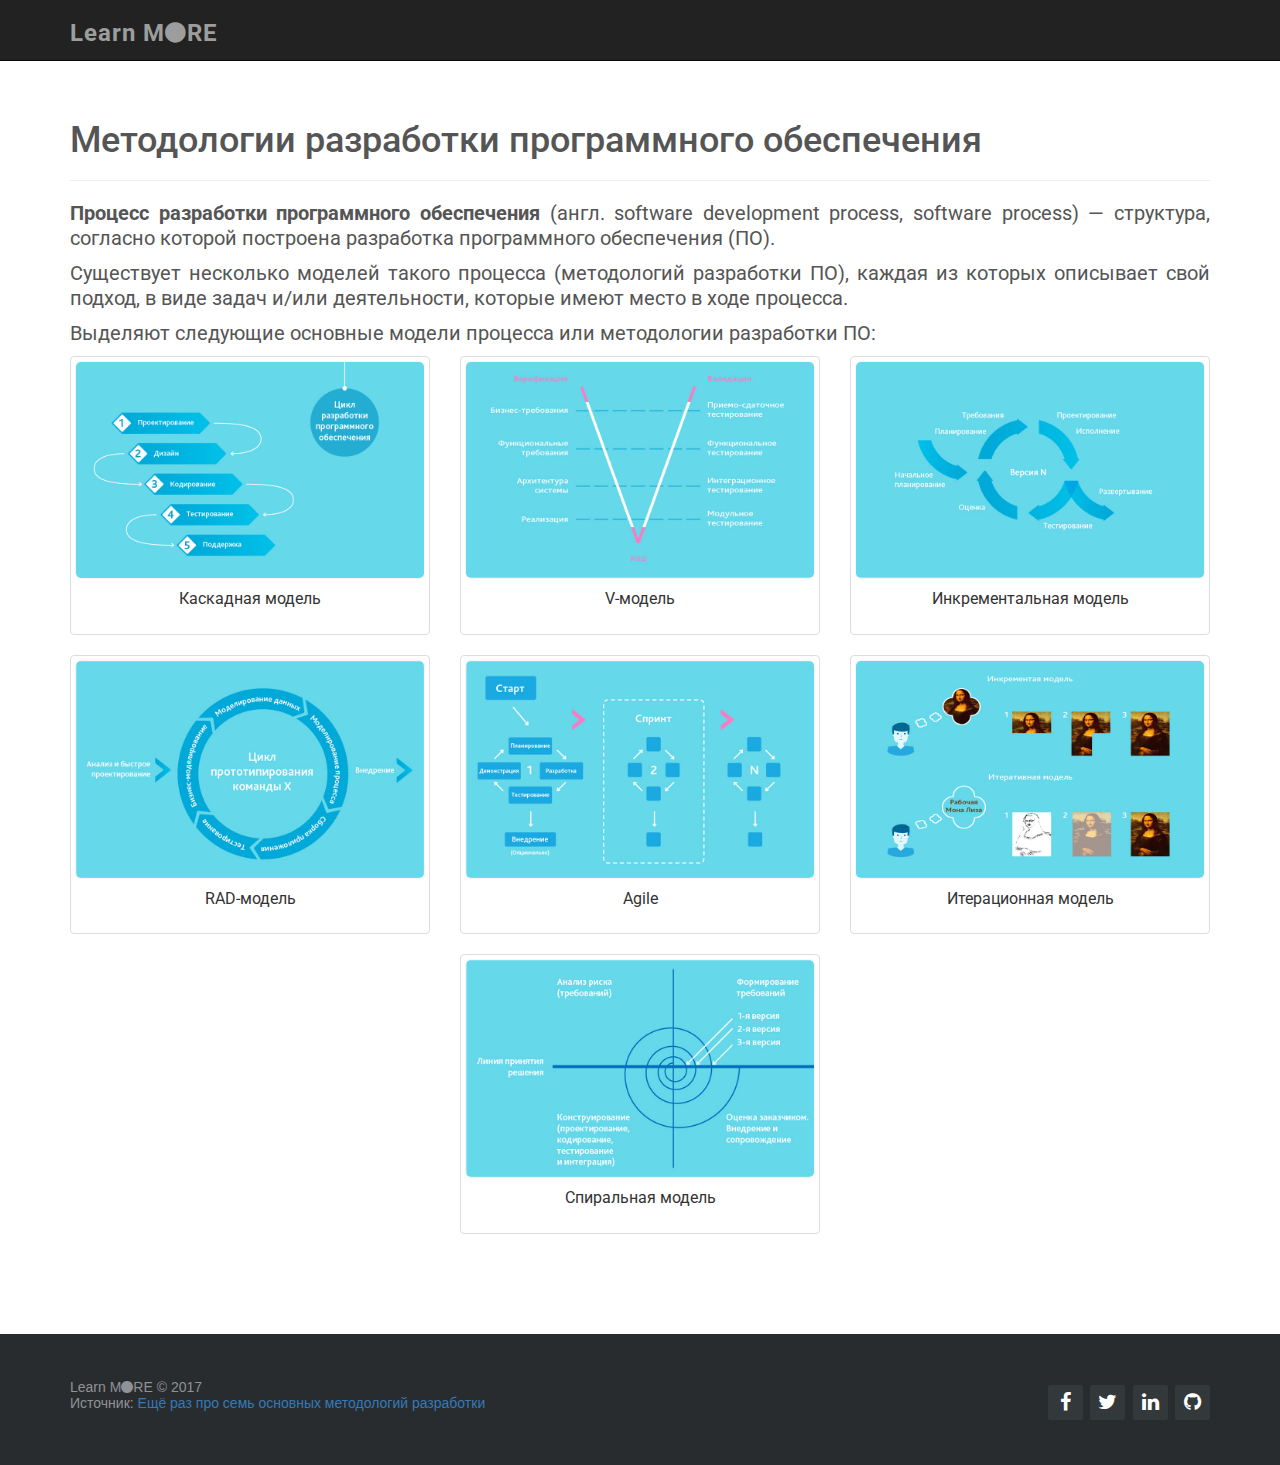
<file: index.html>
<!DOCTYPE html>
<html>
<head>
  <meta charset="utf-8">
  <meta name="viewport" content="width=device-width, initial-scale=1.0">
  <title>Методологии разработки программного обеспечения</title>
  <link rel="stylesheet" href="css/bootstrap.css">
  <link rel="stylesheet" href="css/font-awesome.min.css">
  <link rel="stylesheet" href="css/style.css">
  <script src="js/jquery-3.2.1.min.js"></script>
  <script src="js/bootstrap.min.js"></script>
</head>
<body>
  <!-- Начало меню навигации -->
  <nav class="navbar navbar-inverse navbar-static-top" role="navigation">
    <div class="container">
      <div class="navbar-header">
        <button type="button" class="navbar-toggle collapsed" data-toggle="collapse" data-target="#navbar" aria-expanded="false" aria-controls="navbar">
          <span class="sr-only">Toggle navigation</span>
          <span class="icon-bar"></span>
          <span class="icon-bar"></span>
          <span class="icon-bar"></span>
        </button>
        <a href="index.html" class="navbar-brand"><strong>Learn M<i class="fa fa-circle"></i>RE</strong></a>
      </div>

      <!-- <div id="navbar" class="navbar-collapse collapse navbar-right" aria-expanded="false">
        <ul class="nav navbar-nav">
          <li class="active"><a href="index.html">Главная</a></li>
           <li class="dropdown">
            <a href="#" class="dropdown-toggle" data-toggle="dropdown">Методологии<span class="caret"></span></a>
            <ul class="dropdown-menu" role="menu">
              <li><a href="html/waterfall.html"> Каскадная модель </a></li>
              <li><a href="html/v-model.html"> V-модель </a></li>
              <li><a href="html/incremental.html"> Инкрементная модель </a></li>
              <li><a href="html/rad.html"> Быстрая разработка приложений </a></li>
              <li><a href="html/agile.html"> Гибкая методология разработки </a></li>
              <li><a href="html/iterative.html"> Итерационная модель </a></li>
              <li><a href="html/spiral.html"> Спиральная модель </a></li>
            </ul>
          </li>
          <li><a href="#">Об авторе</a></li>
          <li><a href="#">Обратная связь</a></li>
        </ul>
      </div> -->
    </div>
  </nav>
  <!-- Конец меню навигации -->

  <div class="container">
    <article>
      <div class="page-header"><h1>Методологии разработки программного обеспечения</h1></div>
      <p class="text-justify">
        <strong>Процесс разработки программного обеспечения</strong> (англ. software development process, software process) — структура, согласно которой построена разработка программного обеспечения (ПО).
      </p>
      <p class="text-justify">
        Существует несколько моделей такого процесса (методологий разработки ПО), каждая из которых описывает свой подход, в виде задач и/или деятельности, которые имеют место в ходе процесса.
      </p>
      <p class="text-justify">
        Выделяют следующие основные модели процесса или методологии разработки ПО:
      </p>
    </article>
    <!-- Начало первой строки -->
    <div class="row">
      <div class="col-md-4">
        <div class="thumbnail">
          <a href="html/waterfall.html" target="_self">
            <img src="images/1.jpg" alt="Waterfall" class="img-rounded" style="width:100%">
            <div class="caption">
              <p class="text-center">Каскадная модель</p>
            </div>
          </a>
        </div>
      </div>
      <div class="col-md-4">
        <div class="thumbnail">
          <a href="html/v-model.html" target="_self">
            <img src="images/2.jpg" alt="V-model" class="img-rounded" style="width:100%">
            <div class="caption">
              <p class="text-center">V-модель</p>
            </div>
          </a>
        </div>
      </div>
      <div class="col-md-4">
        <div class="thumbnail">
          <a href="html/incremental.html" target="_self">
            <img src="images/3.jpg" alt="Incremental" class="img-rounded" style="width:100%">
            <div class="caption">
              <p class="text-center">Инкрементальная модель</p>
            </div>
          </a>
        </div>
      </div>
    </div>
    <!-- Начало второй строки -->
    <div class="row">
      <div class="col-md-4">
        <div class="thumbnail">
          <a href="html/rad.html" target="_self">
            <img src="images/4.jpg" alt="Rad" class="img-rounded" style="width:100%">
            <div class="caption">
              <p class="text-center">RAD-модель</p>
            </div>
          </a>
        </div>
      </div>
      <div class="col-md-4">
        <div class="thumbnail">
          <a href="html/agile.html" target="_self">
            <img src="images/5.jpg" alt="Agile" class="img-rounded" style="width:100%">
            <div class="caption">
              <p class="text-center">Agile</p>
            </div>
          </a>
        </div>
      </div>
      <div class="col-md-4">
        <div class="thumbnail">
          <a href="html/iterative.html" target="_self">
            <img src="images/6.jpg" alt="Iterative" class="img-rounded" style="width:100%">
            <div class="caption">
              <p class="text-center">Итерационная модель</p>
            </div>
          </a>
        </div>
      </div>
    </div>
  <!-- Начало третьей строки -->
    <div class="row">
      <div class="col-md-4 col-md-offset-4">
        <div class="thumbnail">
          <a href="html/spiral.html" target="_self">
            <img src="images/7.jpg" alt="Spiral" class="img-rounded" style="width:100%">
            <div class="caption">
              <p class="text-center">Спиральная модель</p>
            </div>
          </a>
        </div>
      </div>
    </div>
  </div>

  <footer class="footer-distributed">
    <div class="container">
  		<div class="footer-right">
  			<a href="#"><i class="fa fa-facebook"></i></a>
  			<a href="#"><i class="fa fa-twitter"></i></a>
  			<a href="#"><i class="fa fa-linkedin"></i></a>
  			<a href="#"><i class="fa fa-github"></i></a>
  		</div>
  		<div class="footer-left">
  			<!-- <p class="footer-links">
  				<a href="index.html">Главная</a>
  				·
  				<a href="#">Об авторе</a>
  				·
  				<a href="#">Обратная связь</a>
  			</p> -->
  			<p>Learn M<i class="fa fa-circle"></i>RE &copy; 2017<br>Источник: <a href="https://habrahabr.ru/company/edison/blog/269789/">Ещё раз про семь основных методологий разработки</a></p>
  		</div>
    </div>
	</footer>
</body>
</html>
</file>
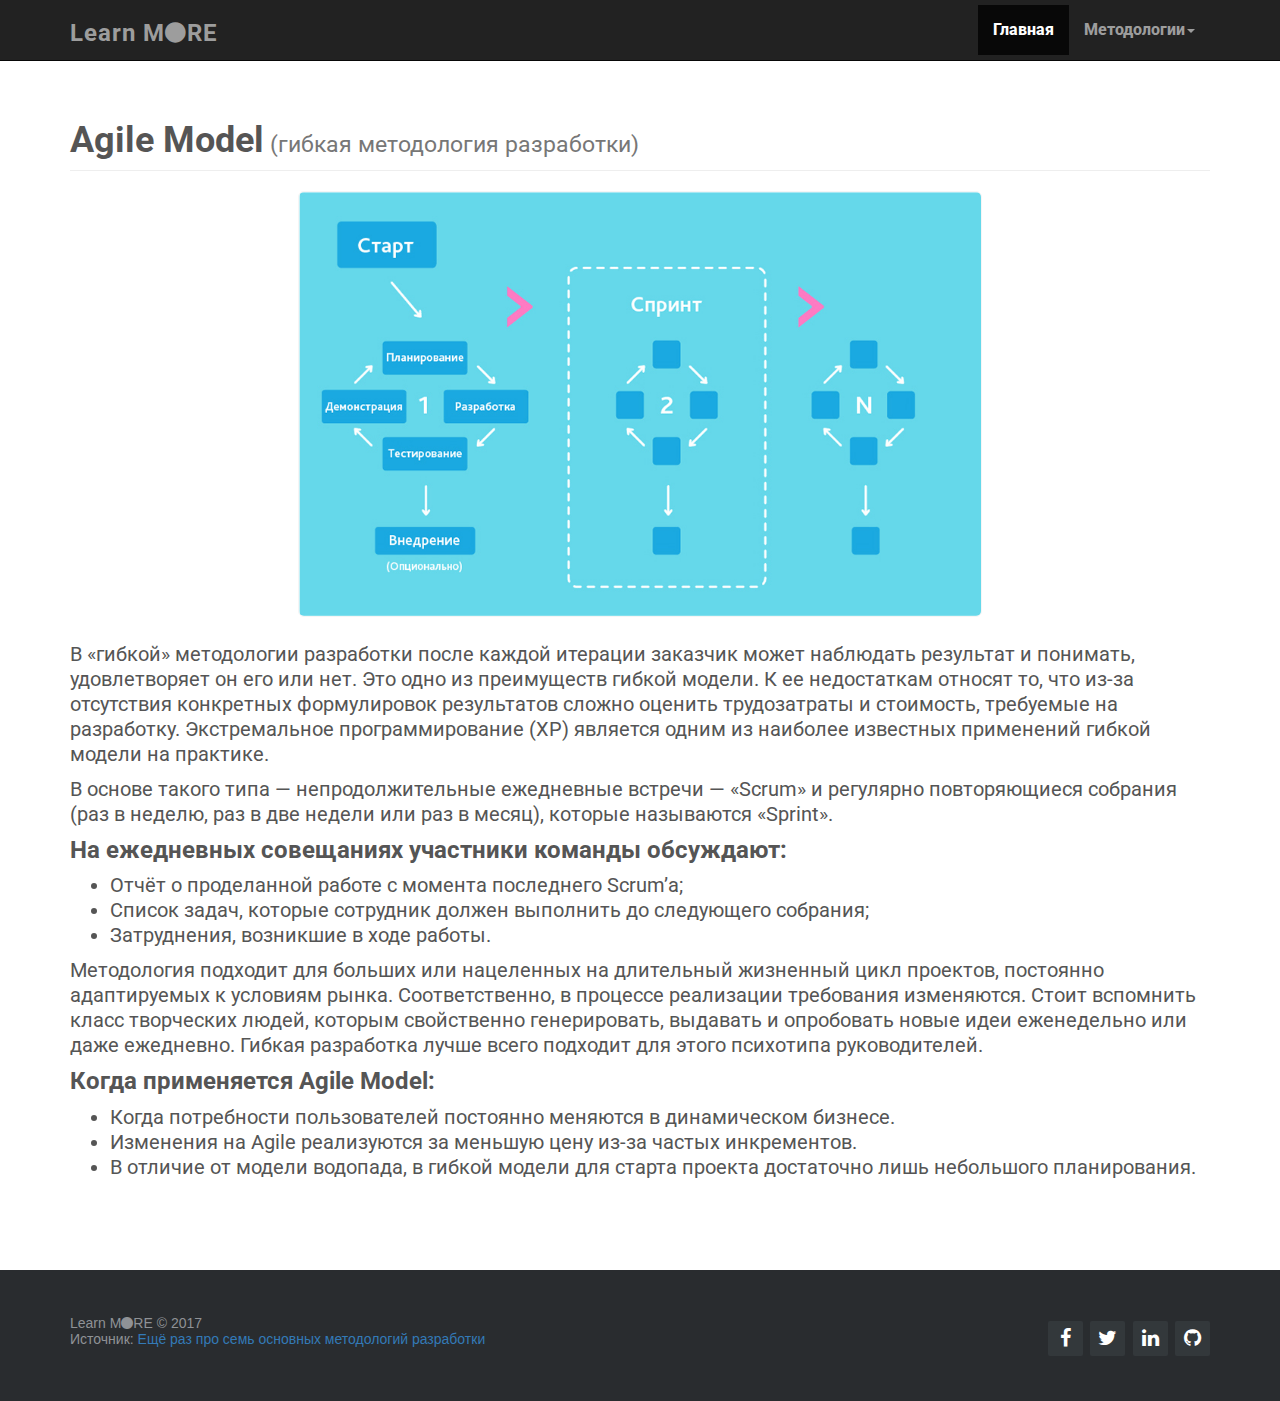
<file: html/agile.html>
<!DOCTYPE html>
<html>
<head>
  <meta charset="utf-8">
  <meta name="viewport" content="width=device-width, initial-scale=1.0">
  <title>Гибкая модель разработки</title>
  <link rel="stylesheet" href="../css/bootstrap.css">
  <link rel="stylesheet" href="../css/font-awesome.min.css">
  <link rel="stylesheet" href="../css/style.css">
  <script src="../js/jquery-3.2.1.min.js"></script>
  <script src="../js/bootstrap.min.js"></script>
</head>
<body>
  <!-- Начало меню навигации -->
  <nav class="navbar navbar-inverse navbar-static-top" role="navigation">
    <div class="container">
      <div class="navbar-header">
        <button type="button" class="navbar-toggle collapsed" data-toggle="collapse" data-target="#navbar" aria-expanded="false" aria-controls="navbar">
          <span class="sr-only">Toggle navigation</span>
          <span class="icon-bar"></span>
          <span class="icon-bar"></span>
          <span class="icon-bar"></span>
        </button>
        <a href="../index.html" class="navbar-brand"><strong>Learn M<i class="fa fa-circle"></i>RE</strong></a>
      </div>

      <div id="navbar" class="navbar-collapse collapse navbar-right" aria-expanded="false">
        <ul class="nav navbar-nav">
          <li class="active"><a href="../index.html">Главная</a></li>
          <li class="dropdown">
            <a href="#" class="dropdown-toggle" data-toggle="dropdown">Методологии<span class="caret"></span></a>
            <ul class="dropdown-menu" role="menu">
              <li><a href="../html/waterfall.html"> Каскадная модель </a></li>
              <li><a href="../html/v-model.html"> V-модель </a></li>
              <li><a href="../html/incremental.html"> Инкрементная модель </a></li>
              <li><a href="../html/rad.html"> Быстрая разработка приложений </a></li>
              <li><a href="../html/agile.html"> Гибкая методология разработки </a></li>
              <li><a href="../html/iterative.html"> Итерационная модель </a></li>
              <li><a href="../html/spiral.html"> Спиральная модель </a></li>
            </ul>
          </li>
          <!-- <li><a href="#">Об авторе</a></li>
          <li><a href="#">Обратная связь</a></li> -->
        </ul>
      </div>
    </div>
  </nav>
  <!-- Конец меню навигации -->

  <div class="container">
    <div class="row">
      <div class="col-md-12">
        <article>
          <h1 class="page-header"><strong>Agile Model</strong><small> (гибкая методология разработки)</small></h1>
          <figure>
            <a href="../images/5.jpg"><img src="../images/5.jpg" alt="Agile" height="40%" width="60%" class="img-responsive center-block img-rounded"></a>
          </figure>
          <p>
            В «гибкой» методологии разработки после каждой итерации заказчик может наблюдать результат и понимать, удовлетворяет он его или нет. Это одно из преимуществ гибкой модели. К ее недостаткам относят то, что из-за отсутствия конкретных формулировок результатов сложно оценить трудозатраты и стоимость, требуемые на разработку. Экстремальное программирование (XP) является одним из наиболее известных применений гибкой модели на практике.
          </p>
          <p>
            В основе такого типа — непродолжительные ежедневные встречи — «Scrum» и регулярно повторяющиеся собрания (раз в неделю, раз в две недели или раз в месяц), которые называются «Sprint».
          </p>
          <h3><strong>На ежедневных совещаниях участники команды обсуждают:</strong></h3>
          <ul>
            <li>
              Отчёт о проделанной работе с момента последнего Scrum’a;
            </li>
            <li>
              Список задач, которые сотрудник должен выполнить до следующего собрания;
            </li>
            <li>
              Затруднения, возникшие в ходе работы.
            </li>
          </ul>
          <p>
            Методология подходит для больших или нацеленных на длительный жизненный цикл проектов, постоянно адаптируемых к условиям рынка. Соответственно, в процессе реализации требования изменяются. Стоит вспомнить класс творческих людей, которым свойственно генерировать, выдавать и опробовать новые идеи еженедельно или даже ежедневно. Гибкая разработка лучше всего подходит для этого психотипа руководителей.
          </p>
          <h3><strong>Когда применяется Agile Model:</strong></h3>
          <ul>
            <li>
              Когда потребности пользователей постоянно меняются в динамическом бизнесе.
            </li>
            <li>
              Изменения на Agile реализуются за меньшую цену из-за частых инкрементов.
            </li>
            <li>
              В отличие от модели водопада, в гибкой модели для старта проекта достаточно лишь небольшого планирования.
            </li>
          </ul>
        </article>
      </div>
    </div>
  </div>

  <footer class="footer-distributed">
    <div class="container">
  		<div class="footer-right">
  			<a href="#"><i class="fa fa-facebook"></i></a>
  			<a href="#"><i class="fa fa-twitter"></i></a>
  			<a href="#"><i class="fa fa-linkedin"></i></a>
  			<a href="#"><i class="fa fa-github"></i></a>
  		</div>
  		<div class="footer-left">
  			<!-- <p class="footer-links">
  				<a href="../index.html">Главная</a>
  				·
  				<a href="#">Об авторе</a>
  				·
  				<a href="#">Обратная связь</a>
  			</p> -->
        <p>Learn M<i class="fa fa-circle"></i>RE &copy; 2017<br>Источник: <a href="https://habrahabr.ru/company/edison/blog/269789/">Ещё раз про семь основных методологий разработки</a></p>
  		</div>
    </div>
	</footer>
</body>
</file>
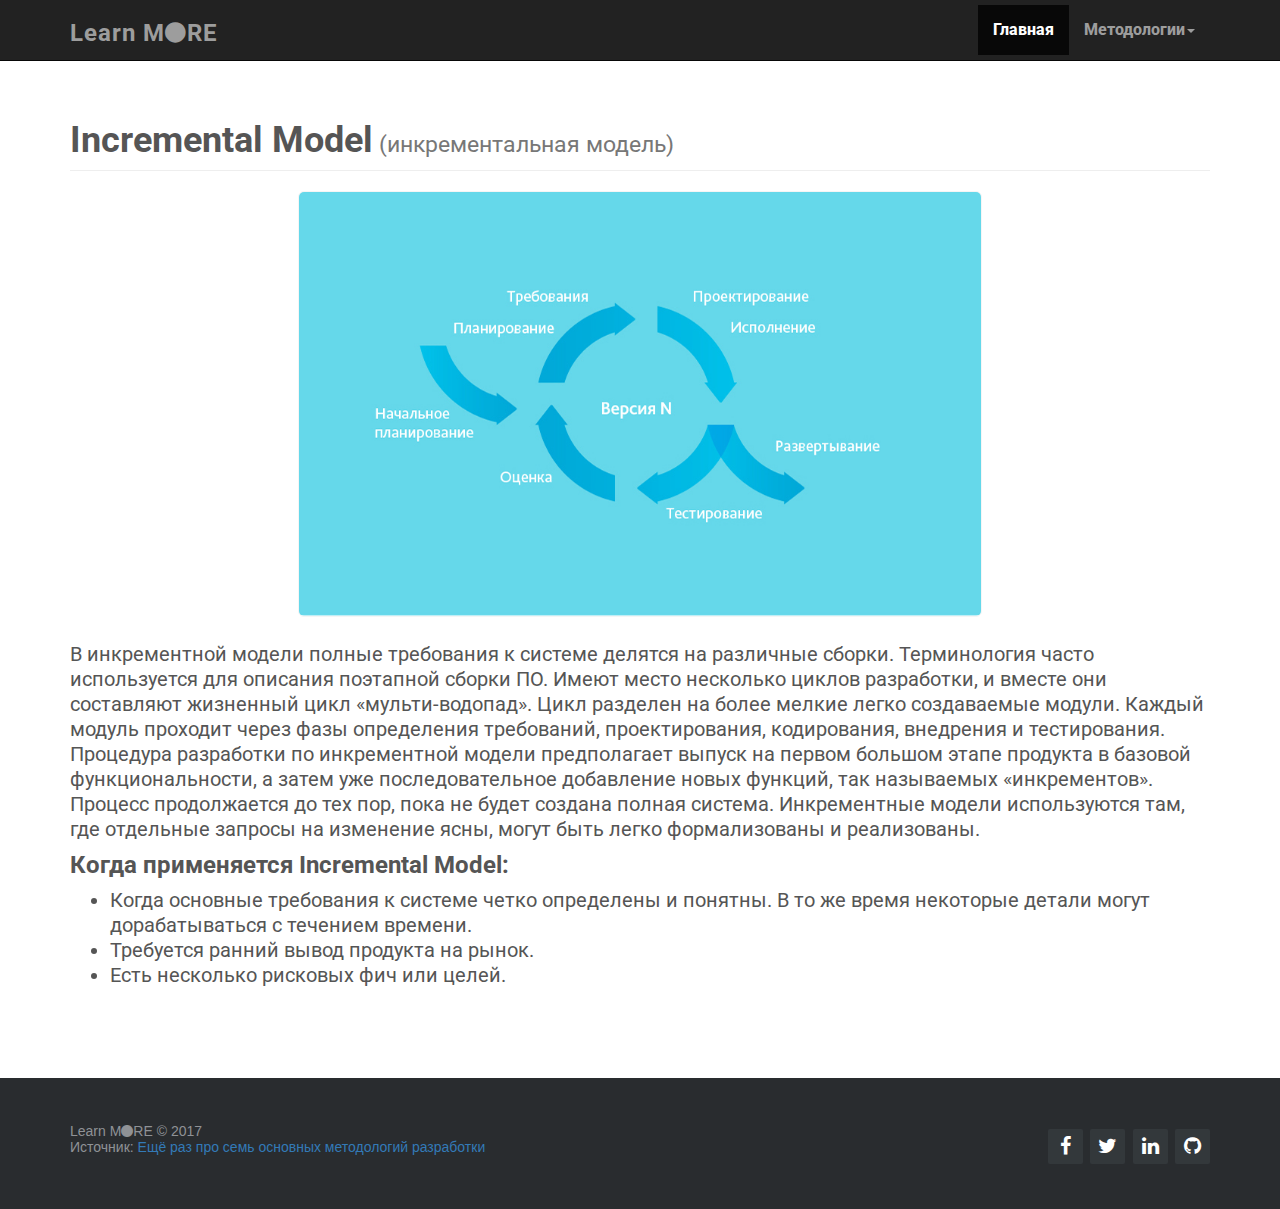
<file: html/incremental.html>
<!DOCTYPE html>
<html>
<head>
  <meta charset="utf-8">
  <meta name="viewport" content="width=device-width, initial-scale=1.0">
  <title>Инкрементальная модель разработки</title>
  <link rel="stylesheet" href="../css/bootstrap.css">
  <link rel="stylesheet" href="../css/font-awesome.min.css">
  <link rel="stylesheet" href="../css/style.css">
  <script src="../js/jquery-3.2.1.min.js"></script>
  <script src="../js/bootstrap.min.js"></script>
</head>
<body>
  <!-- Начало меню навигации -->
  <nav class="navbar navbar-inverse navbar-static-top" role="navigation">
    <div class="container">
      <div class="navbar-header">
        <button type="button" class="navbar-toggle collapsed" data-toggle="collapse" data-target="#navbar" aria-expanded="false" aria-controls="navbar">
          <span class="sr-only">Toggle navigation</span>
          <span class="icon-bar"></span>
          <span class="icon-bar"></span>
          <span class="icon-bar"></span>
        </button>
        <a href="../index.html" class="navbar-brand"><strong>Learn M<i class="fa fa-circle"></i>RE</strong></a>
      </div>
      <div id="navbar" class="navbar-collapse collapse navbar-right" aria-expanded="false">
        <ul class="nav navbar-nav">
          <li class="active"><a href="../index.html">Главная</a></li>
          <li class="dropdown">
            <a href="#" class="dropdown-toggle" data-toggle="dropdown">Методологии<span class="caret"></span></a>
            <ul class="dropdown-menu" role="menu">
              <li><a href="../html/waterfall.html"> Каскадная модель </a></li>
              <li><a href="../html/v-model.html"> V-модель </a></li>
              <li><a href="../html/incremental.html"> Инкрементная модель </a></li>
              <li><a href="../html/rad.html"> Быстрая разработка приложений </a></li>
              <li><a href="../html/agile.html"> Гибкая методология разработки </a></li>
              <li><a href="../html/iterative.html"> Итерационная модель </a></li>
              <li><a href="../html/spiral.html"> Спиральная модель </a></li>
            </ul>
          </li>
          <!-- <li><a href="#">Об авторе</a></li>
          <li><a href="#">Обратная связь</a></li> -->
        </ul>
      </div>
    </div>
  </nav>
  <!-- Конец меню навигации -->

  <div class="container">
    <div class="row">
      <div class="col-md-12">
        <article>
          <h1 class="page-header"><strong>Incremental Model</strong><small> (инкрементальная модель)</small></h1>
          <figure>
            <a href="../images/3.jpg"><img src="../images/3.jpg" alt="Инкрементальная модель" height="40%" width="60%" class="img-responsive center-block img-rounded"></a>
          </figure>
          <p>
            В инкрементной модели полные требования к системе делятся на различные сборки. Терминология часто используется для описания поэтапной сборки ПО. Имеют место несколько циклов разработки, и вместе они составляют жизненный цикл «мульти-водопад». Цикл разделен на более мелкие легко создаваемые модули. Каждый модуль проходит через фазы определения требований, проектирования, кодирования, внедрения и тестирования. Процедура разработки по инкрементной модели предполагает выпуск на первом большом этапе продукта в базовой функциональности, а затем уже последовательное добавление новых функций, так называемых «инкрементов». Процесс продолжается до тех пор, пока не будет создана полная система. Инкрементные модели используются там, где отдельные запросы на изменение ясны, могут быть легко формализованы и реализованы.
          </p>
          <h3><strong>Когда применяется Incremental Model:</strong></h3>
          <ul>
            <li>
              Когда основные требования к системе четко определены и понятны. В то же время некоторые детали могут дорабатываться с течением времени.
            </li>
            <li>
              Требуется ранний вывод продукта на рынок.
            </li>
            <li>
              Есть несколько рисковых фич или целей.
            </li>
          </ul>
        </article>
      </div>
    </div>
  </div>

  <footer class="footer-distributed">
    <div class="container">
  		<div class="footer-right">
  			<a href="#"><i class="fa fa-facebook"></i></a>
  			<a href="#"><i class="fa fa-twitter"></i></a>
  			<a href="#"><i class="fa fa-linkedin"></i></a>
  			<a href="#"><i class="fa fa-github"></i></a>
  		</div>
  		<div class="footer-left">
  			<!-- <p class="footer-links">
  				<a href="../index.html">Главная</a>
  				·
  				<a href="#">Об авторе</a>
  				·
  				<a href="#">Обратная связь</a>
  			</p> -->
        <p>Learn M<i class="fa fa-circle"></i>RE &copy; 2017<br>Источник: <a href="https://habrahabr.ru/company/edison/blog/269789/">Ещё раз про семь основных методологий разработки</a></p>
  		</div>
    </div>
	</footer>
</body>
</html>
</file>
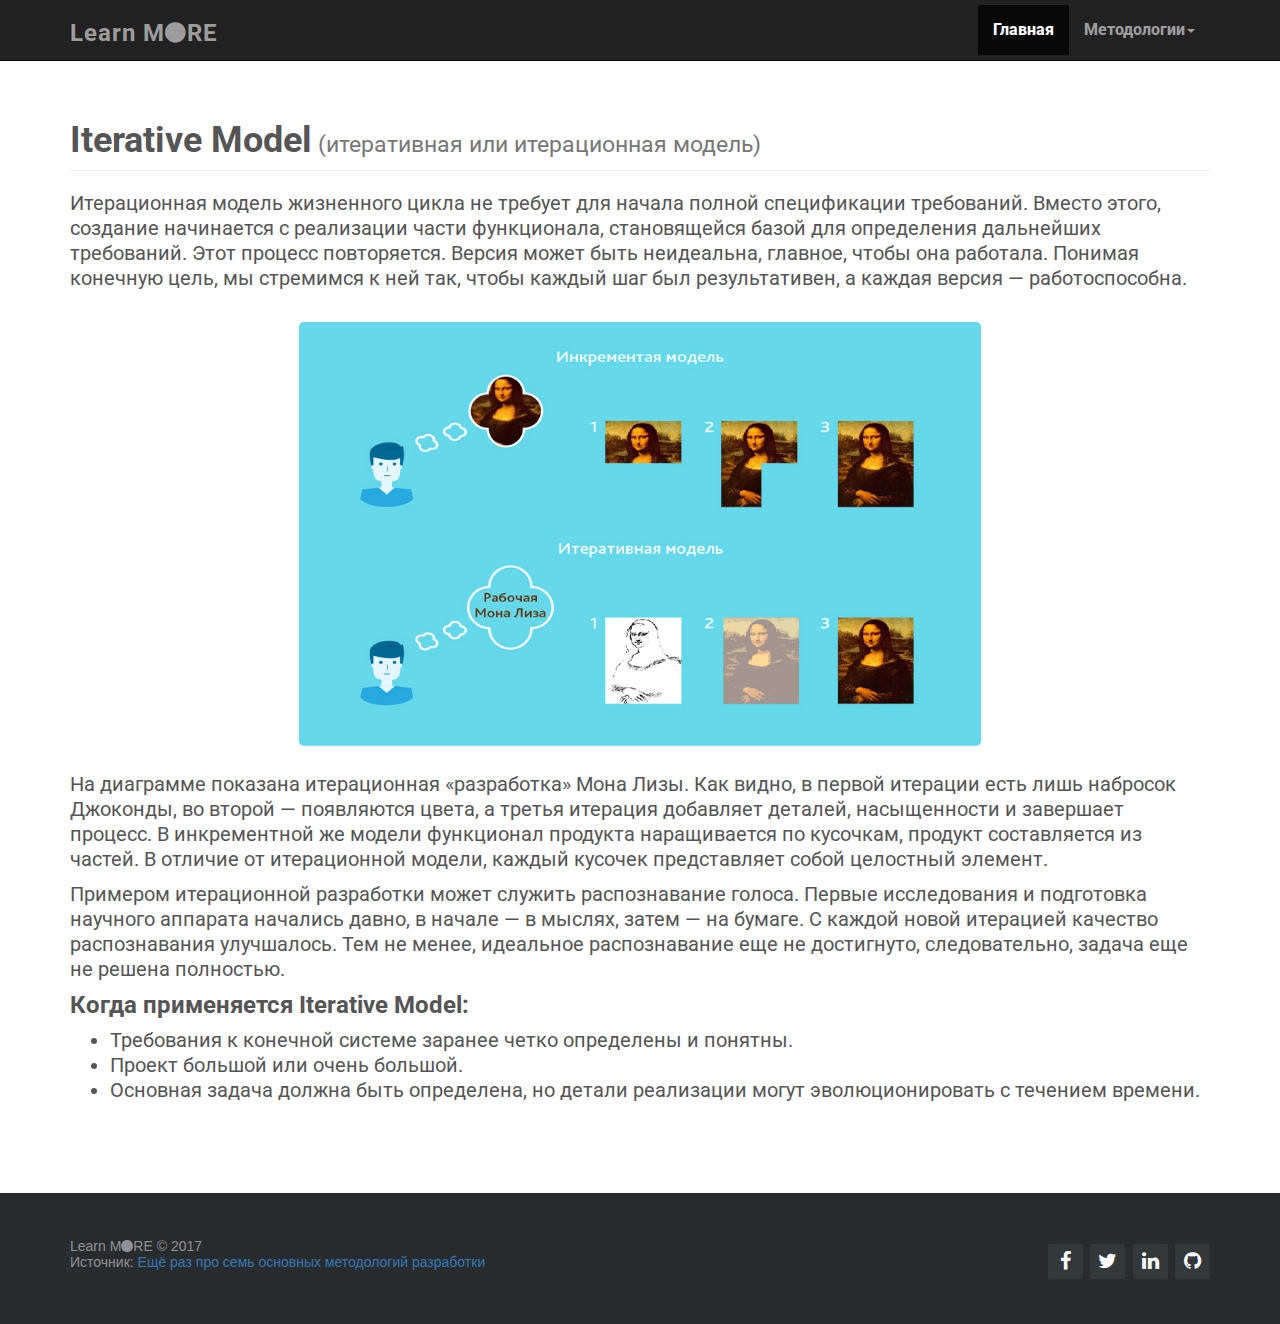
<file: html/iterative.html>
<!DOCTYPE html>
<html>
<head>
  <meta charset="utf-8">
  <meta name="viewport" content="width=device-width, initial-scale=1.0">
  <title>Итерационная модель разработки</title>
  <link rel="stylesheet" href="../css/bootstrap.css">
  <link rel="stylesheet" href="../css/font-awesome.min.css">
  <link rel="stylesheet" href="../css/style.css">
  <script src="../js/jquery-3.2.1.min.js"></script>
  <script src="../js/bootstrap.min.js"></script>
</head>
<body>
  <!-- Начало меню навигации -->
  <nav class="navbar navbar-inverse navbar-static-top" role="navigation">
    <div class="container">
      <div class="navbar-header">
        <button type="button" class="navbar-toggle collapsed" data-toggle="collapse" data-target="#navbar" aria-expanded="false" aria-controls="navbar">
          <span class="sr-only">Toggle navigation</span>
          <span class="icon-bar"></span>
          <span class="icon-bar"></span>
          <span class="icon-bar"></span>
        </button>
        <a href="../index.html" class="navbar-brand"><strong>Learn M<i class="fa fa-circle"></i>RE</strong></a>
      </div>
      <div id="navbar" class="navbar-collapse collapse navbar-right" aria-expanded="false">
        <ul class="nav navbar-nav">
          <li class="active"><a href="../index.html">Главная</a></li>
          <li class="dropdown">
            <a href="#" class="dropdown-toggle" data-toggle="dropdown">Методологии<span class="caret"></span></a>
            <ul class="dropdown-menu" role="menu">
              <li><a href="../html/waterfall.html"> Каскадная модель </a></li>
              <li><a href="../html/v-model.html"> V-модель </a></li>
              <li><a href="../html/incremental.html"> Инкрементная модель </a></li>
              <li><a href="../html/rad.html"> Быстрая разработка приложений </a></li>
              <li><a href="../html/agile.html"> Гибкая методология разработки </a></li>
              <li><a href="../html/iterative.html"> Итерационная модель </a></li>
              <li><a href="../html/spiral.html"> Спиральная модель </a></li>
            </ul>
          </li>
          <!-- <li><a href="#">Об авторе</a></li>
          <li><a href="#">Обратная связь</a></li> -->
        </ul>
      </div>
    </div>
  </nav>
  <!-- Конец меню навигации -->

  <div class="container">
    <div class="row">
      <div class="col-md-12">
        <article>
          <h1 class="page-header"><strong>Iterative Model</strong><small> (итеративная или итерационная модель)</small></h1>
          <p>
            Итерационная модель жизненного цикла не требует для начала полной спецификации требований. Вместо этого, создание начинается с реализации части функционала, становящейся базой для определения дальнейших требований. Этот процесс повторяется. Версия может быть неидеальна, главное, чтобы она работала. Понимая конечную цель, мы стремимся к ней так, чтобы каждый шаг был результативен, а каждая версия — работоспособна.
          </p>
          <figure class="space-top">
            <a href="../images/6.jpg"><img src="../images/6.jpg" alt="Итеративная модель" height="40%" width="60%" class="img-responsive center-block img-rounded"></a>
          </figure>
          <p>
            На диаграмме показана итерационная «разработка» Мона Лизы. Как видно, в первой итерации есть лишь набросок Джоконды, во второй — появляются цвета, а третья итерация добавляет деталей, насыщенности и завершает процесс. В инкрементной же модели функционал продукта наращивается по кусочкам, продукт составляется из частей. В отличие от итерационной модели, каждый кусочек представляет собой целостный элемент.
          </p>
          <p>
            Примером итерационной разработки может служить распознавание голоса. Первые исследования и подготовка научного аппарата начались давно, в начале — в мыслях, затем — на бумаге. С каждой новой итерацией качество распознавания улучшалось. Тем не менее, идеальное распознавание еще не достигнуто, следовательно, задача еще не решена полностью.
          </p>
          <h3><strong>Когда применяется Iterative Model:</strong></h3>
          <ul>
            <li>
              Требования к конечной системе заранее четко определены и понятны.
            </li>
            <li>
              Проект большой или очень большой.
            </li>
            <li>
              Основная задача должна быть определена, но детали реализации могут эволюционировать с течением времени.
            </li>
          </ul>
        </article>
      </div>
    </div>
  </div>

  <footer class="footer-distributed">
    <div class="container">
  		<div class="footer-right">
  			<a href="#"><i class="fa fa-facebook"></i></a>
  			<a href="#"><i class="fa fa-twitter"></i></a>
  			<a href="#"><i class="fa fa-linkedin"></i></a>
  			<a href="#"><i class="fa fa-github"></i></a>
  		</div>
  		<div class="footer-left">
  			<!-- <p class="footer-links">
  				<a href="../index.html">Главная</a>
  				·
  				<a href="#">Об авторе</a>
  				·
  				<a href="#">Обратная связь</a>
  			</p> -->
        <p>Learn M<i class="fa fa-circle"></i>RE &copy; 2017<br>Источник: <a href="https://habrahabr.ru/company/edison/blog/269789/">Ещё раз про семь основных методологий разработки</a></p>
  		</div>
    </div>
	</footer>
</body>
</file>
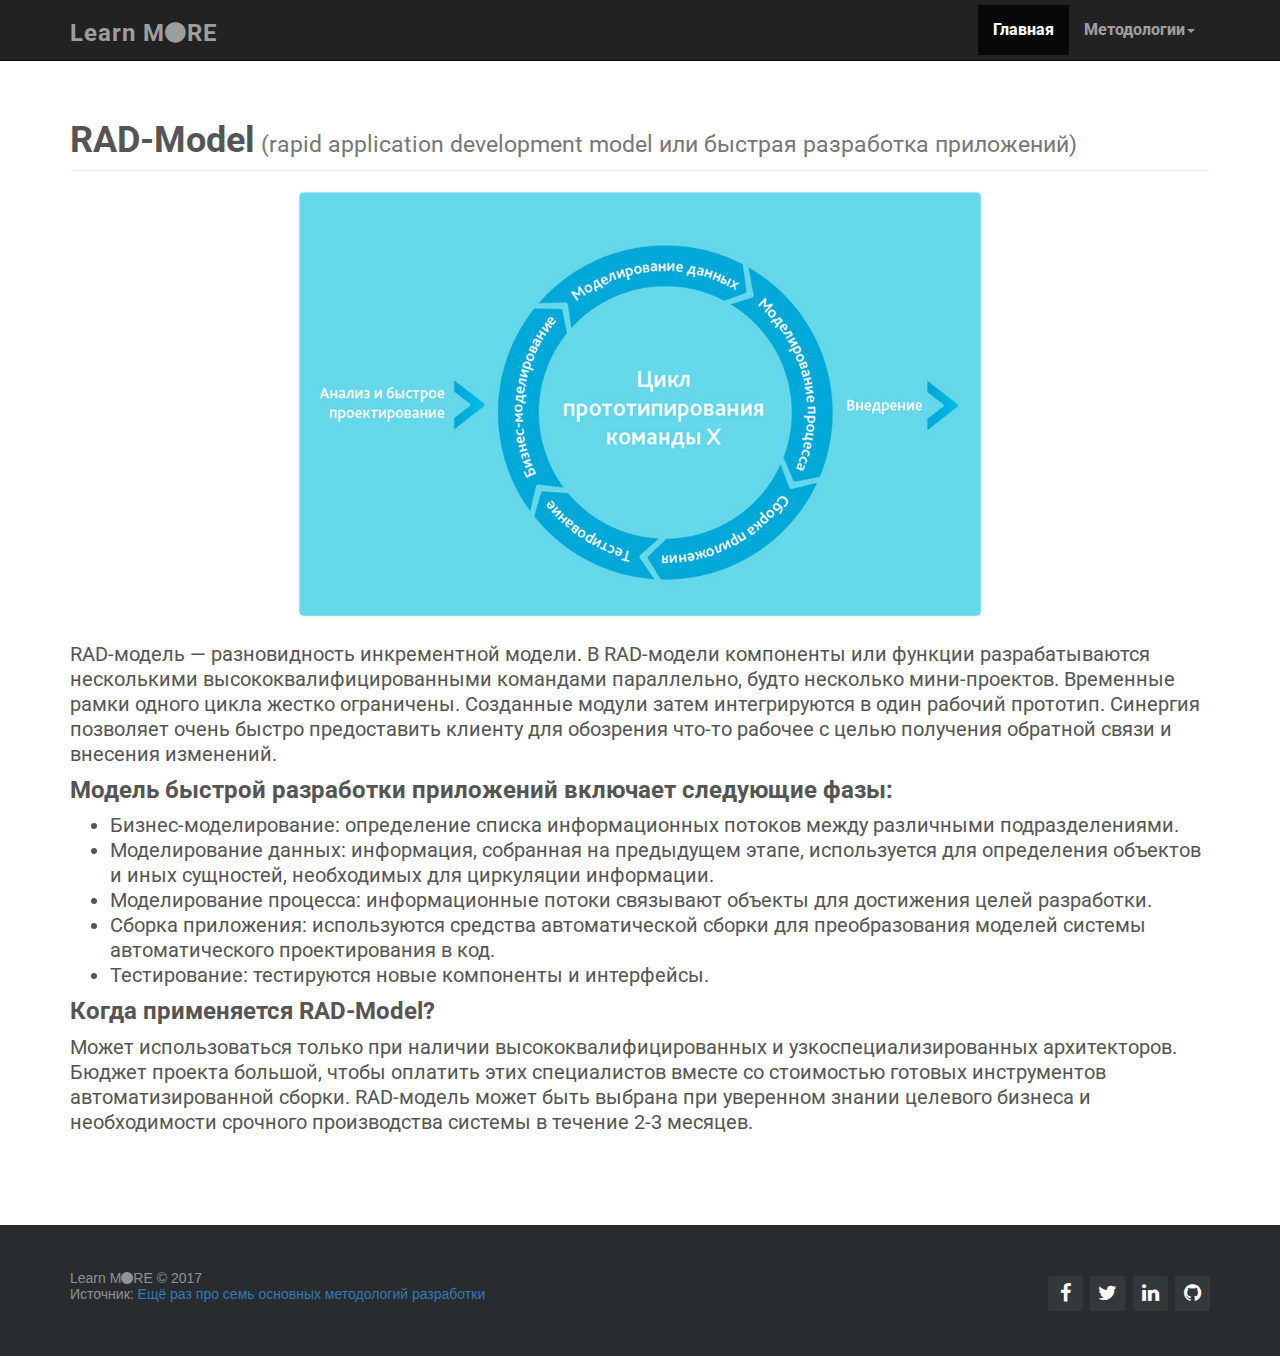
<file: html/rad.html>
<!DOCTYPE html>
<html>
<head>
  <meta charset="utf-8">
  <meta name="viewport" content="width=device-width, initial-scale=1.0">
  <title>RAD-модель разработки</title>
  <link rel="stylesheet" href="../css/bootstrap.css">
  <link rel="stylesheet" href="../css/font-awesome.min.css">
  <link rel="stylesheet" href="../css/style.css">
  <script src="../js/jquery-3.2.1.min.js"></script>
  <script src="../js/bootstrap.min.js"></script>
</head>
<body>
  <!-- Начало меню навигации -->
  <nav class="navbar navbar-inverse navbar-static-top" role="navigation">
    <div class="container">
      <div class="navbar-header">
        <button type="button" class="navbar-toggle collapsed" data-toggle="collapse" data-target="#navbar" aria-expanded="false" aria-controls="navbar">
          <span class="sr-only">Toggle navigation</span>
          <span class="icon-bar"></span>
          <span class="icon-bar"></span>
          <span class="icon-bar"></span>
        </button>
        <a href="../index.html" class="navbar-brand"><strong>Learn M<i class="fa fa-circle"></i>RE</strong></a>
      </div>
      <div id="navbar" class="navbar-collapse collapse navbar-right" aria-expanded="false">
        <ul class="nav navbar-nav">
          <li class="active"><a href="../index.html">Главная</a></li>
          <li class="dropdown">
            <a href="#" class="dropdown-toggle" data-toggle="dropdown">Методологии<span class="caret"></span></a>
            <ul class="dropdown-menu" role="menu">
              <li><a href="../html/waterfall.html"> Каскадная модель </a></li>
              <li><a href="../html/v-model.html"> V-модель </a></li>
              <li><a href="../html/incremental.html"> Инкрементная модель </a></li>
              <li><a href="../html/rad.html"> Быстрая разработка приложений </a></li>
              <li><a href="../html/agile.html"> Гибкая методология разработки </a></li>
              <li><a href="../html/iterative.html"> Итерационная модель </a></li>
              <li><a href="../html/spiral.html"> Спиральная модель </a></li>
            </ul>
          </li>
          <!-- <li><a href="#">Об авторе</a></li>
          <li><a href="#">Обратная связь</a></li> -->
        </ul>
      </div>
    </div>
  </nav>
  <!-- Конец меню навигации -->

  <div class="container">
    <div class="row">
      <div class="col-md-12">
        <article>
          <h1 class="page-header"><strong>RAD-Model</strong><small> (rapid application development model или быстрая разработка приложений)</small></h1>
          <figure>
            <a href="../images/4.jpg"><img src="../images/4.jpg" alt="RAD-модель" height="40%" width="60%" class="img-responsive center-block img-rounded"></a>
          </figure>
          <p>
            RAD-модель — разновидность инкрементной модели. В RAD-модели компоненты или функции разрабатываются несколькими высококвалифицированными командами параллельно, будто несколько мини-проектов. Временные рамки одного цикла жестко ограничены. Созданные модули затем интегрируются в один рабочий прототип. Синергия позволяет очень быстро предоставить клиенту для обозрения что-то рабочее с целью получения обратной связи и внесения изменений.
          </p>
          <h3><strong>Модель быстрой разработки приложений включает следующие фазы:</strong></h3>
          <ul>
            <li>
              Бизнес-моделирование: определение списка информационных потоков между различными подразделениями.
            </li>
            <li>
              Моделирование данных: информация, собранная на предыдущем этапе, используется для определения объектов и иных сущностей, необходимых для циркуляции информации.
            </li>
            <li>
              Моделирование процесса: информационные потоки связывают объекты для достижения целей разработки.
            </li>
            <li>
              Сборка приложения: используются средства автоматической сборки для преобразования моделей системы автоматического проектирования в код.
            </li>
            <li>
              Тестирование: тестируются новые компоненты и интерфейсы.
            </li>
          </ul>
          <h3><strong>Когда применяется RAD-Model?</strong></h3>
          <p>
            Может использоваться только при наличии высококвалифицированных и узкоспециализированных архитекторов. Бюджет проекта большой, чтобы оплатить этих специалистов вместе со стоимостью готовых инструментов автоматизированной сборки. RAD-модель может быть выбрана при уверенном знании целевого бизнеса и необходимости срочного производства системы в течение 2-3 месяцев.
          </p>
        </article>
      </div>
    </div>
  </div>

  <footer class="footer-distributed">
    <div class="container">
  		<div class="footer-right">
  			<a href="#"><i class="fa fa-facebook"></i></a>
  			<a href="#"><i class="fa fa-twitter"></i></a>
  			<a href="#"><i class="fa fa-linkedin"></i></a>
  			<a href="#"><i class="fa fa-github"></i></a>
  		</div>
  		<div class="footer-left">
  			<!-- <p class="footer-links">
  				<a href="../index.html">Главная</a>
  				·
  				<a href="#">Об авторе</a>
  				·
  				<a href="#">Обратная связь</a>
  			</p> -->
        <p>Learn M<i class="fa fa-circle"></i>RE &copy; 2017<br>Источник: <a href="https://habrahabr.ru/company/edison/blog/269789/">Ещё раз про семь основных методологий разработки</a></p>
  		</div>
    </div>
	</footer>
</body>
</html>
</file>
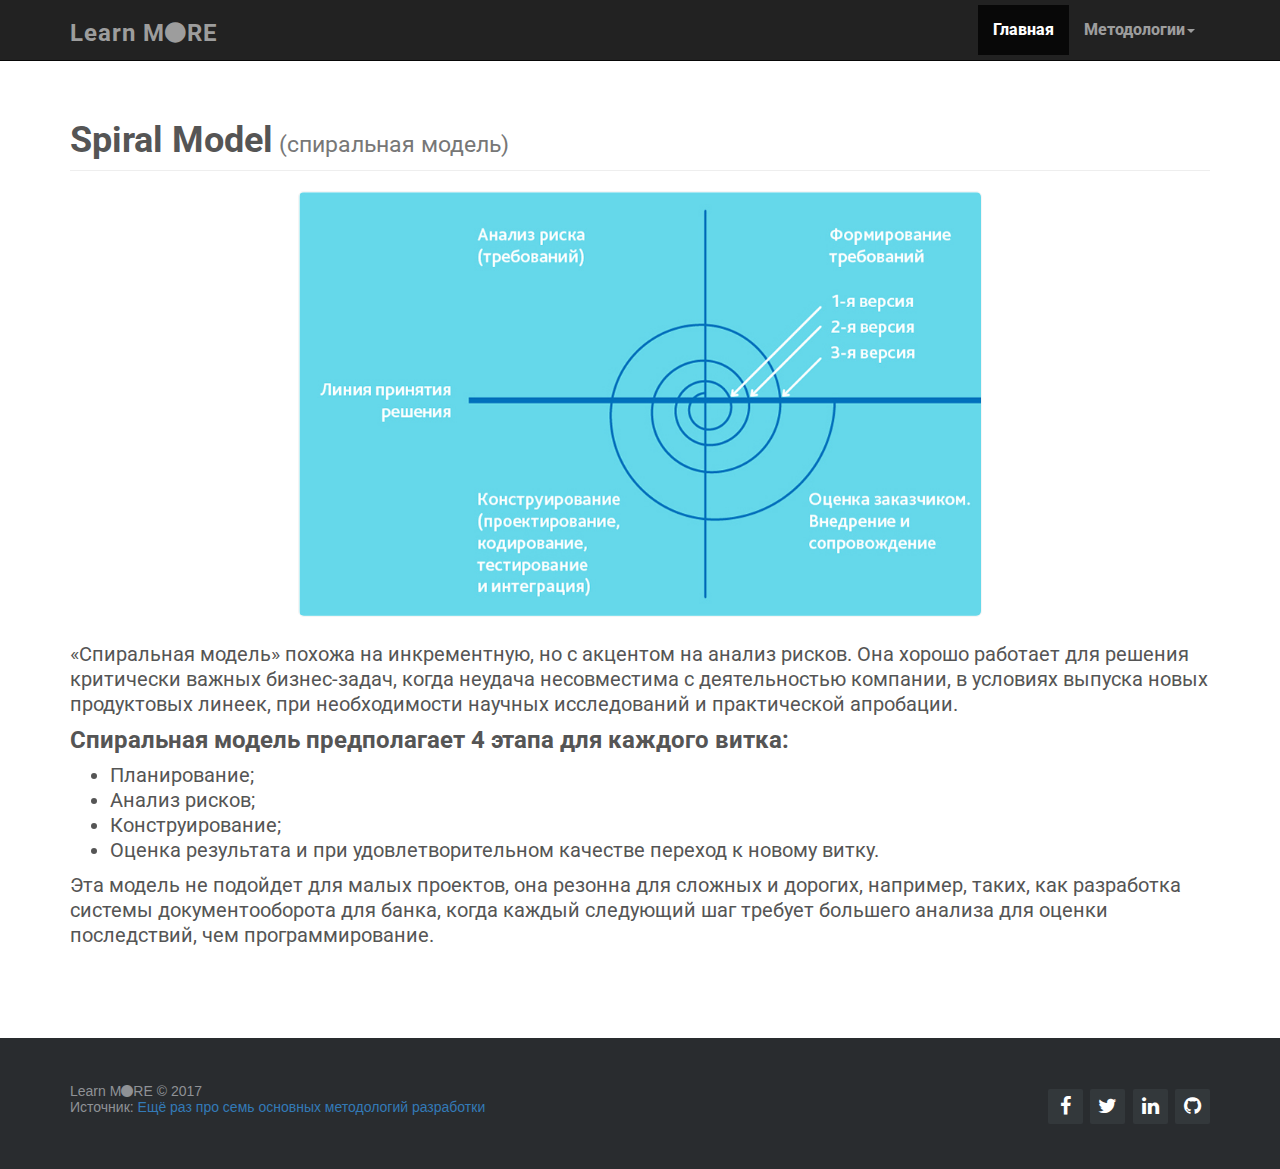
<file: html/spiral.html>
<!DOCTYPE html>
<html>
<head>
  <meta charset="utf-8">
  <meta name="viewport" content="width=device-width, initial-scale=1.0">
  <title>Спиральная модель разработки</title>
  <link rel="stylesheet" href="../css/bootstrap.css">
  <link rel="stylesheet" href="../css/font-awesome.min.css">
  <link rel="stylesheet" href="../css/style.css">
  <script src="../js/jquery-3.2.1.min.js"></script>
  <script src="../js/bootstrap.min.js"></script>
</head>
<body>
  <!-- Начало меню навигации -->
  <nav class="navbar navbar-inverse navbar-static-top" role="navigation">
    <div class="container">
      <div class="navbar-header">
        <button type="button" class="navbar-toggle collapsed" data-toggle="collapse" data-target="#navbar" aria-expanded="false" aria-controls="navbar">
          <span class="sr-only">Toggle navigation</span>
          <span class="icon-bar"></span>
          <span class="icon-bar"></span>
          <span class="icon-bar"></span>
        </button>
        <a href="../index.html" class="navbar-brand"><strong>Learn M<i class="fa fa-circle"></i>RE</strong></a>
      </div>
      <div id="navbar" class="navbar-collapse collapse navbar-right" aria-expanded="false">
        <ul class="nav navbar-nav">
          <li class="active"><a href="../index.html">Главная</a></li>
          <li class="dropdown">
            <a href="#" class="dropdown-toggle" data-toggle="dropdown">Методологии<span class="caret"></span></a>
            <ul class="dropdown-menu" role="menu">
              <li><a href="../html/waterfall.html"> Каскадная модель </a></li>
              <li><a href="../html/v-model.html"> V-модель </a></li>
              <li><a href="../html/incremental.html"> Инкрементная модель </a></li>
              <li><a href="../html/rad.html"> Быстрая разработка приложений </a></li>
              <li><a href="../html/agile.html"> Гибкая методология разработки </a></li>
              <li><a href="../html/iterative.html"> Итерационная модель </a></li>
              <li><a href="../html/spiral.html"> Спиральная модель </a></li>
            </ul>
          </li>
          <!-- <li><a href="#">Об авторе</a></li>
          <li><a href="#">Обратная связь</a></li> -->
        </ul>
      </div>
    </div>
  </nav>
  <!-- Конец меню навигации -->

  <div class="container">
    <div class="row">
      <div class="col-md-12">
        <article>
          <h1 class="page-header"><strong>Spiral Model</strong><small> (спиральная модель)</small></h1>
          <figure>
            <a href="../images/7.jpg"><img src="../images/7.jpg" alt="Спиральная модель" height="40%" width="60%" class="img-responsive center-block img-rounded"></a>
          </figure>
          <p>
            «Спиральная модель» похожа на инкрементную, но с акцентом на анализ рисков. Она хорошо работает для решения критически важных бизнес-задач, когда неудача несовместима с деятельностью компании, в условиях выпуска новых продуктовых линеек, при необходимости научных исследований и практической апробации.
          </p>
          <h3><strong>Спиральная модель предполагает 4 этапа для каждого витка:</strong></h3>
          <ul>
            <li>
              Планирование;
            </li>
            <li>
              Анализ рисков;
            </li>
            <li>
              Конструирование;
            </li>
            <li>
              Оценка результата и при удовлетворительном качестве переход к новому витку.
            </li>
          </ul>
          <p>
            Эта модель не подойдет для малых проектов, она резонна для сложных и дорогих, например, таких, как разработка системы документооборота для банка, когда каждый следующий шаг требует большего анализа для оценки последствий, чем программирование.
          </p>
        </article>
      </div>
    </div>
  </div>

  <footer class="footer-distributed">
    <div class="container">
  		<div class="footer-right">
  			<a href="#"><i class="fa fa-facebook"></i></a>
  			<a href="#"><i class="fa fa-twitter"></i></a>
  			<a href="#"><i class="fa fa-linkedin"></i></a>
  			<a href="#"><i class="fa fa-github"></i></a>
  		</div>
  		<div class="footer-left">
  			<!-- <p class="footer-links">
  				<a href="../index.html">Главная</a>
  				·
  				<a href="#">Об авторе</a>
  				·
  				<a href="#">Обратная связь</a>
  			</p> -->
        <p>Learn M<i class="fa fa-circle"></i>RE &copy; 2017<br>Источник: <a href="https://habrahabr.ru/company/edison/blog/269789/">Ещё раз про семь основных методологий разработки</a></p>
  		</div>
    </div>
	</footer>
</body>
</file>
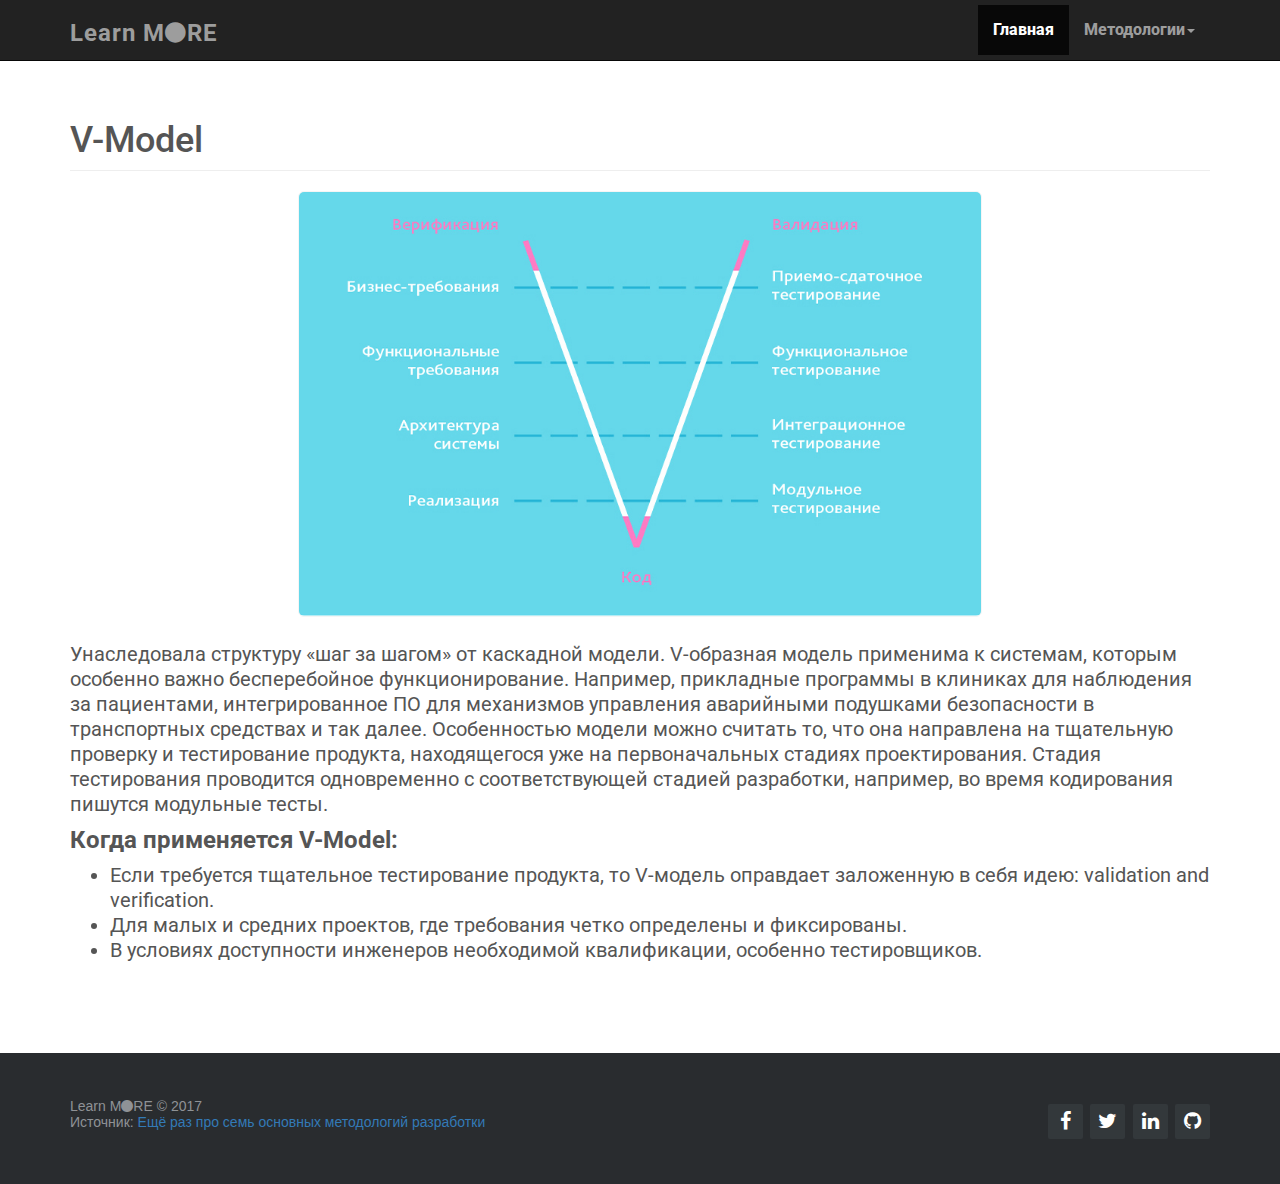
<file: html/v-model.html>
<!DOCTYPE html>
<html>
<head>
  <meta charset="utf-8">
  <meta name="viewport" content="width=device-width, initial-scale=1.0">
  <title>V-модель разработки</title>
  <link rel="stylesheet" href="../css/bootstrap.css">
  <link rel="stylesheet" href="../css/font-awesome.min.css">
  <link rel="stylesheet" href="../css/style.css">
  <script src="../js/jquery-3.2.1.min.js"></script>
  <script src="../js/bootstrap.min.js"></script>
</head>
<body>
  <!-- Начало меню навигации -->
  <nav class="navbar navbar-inverse navbar-static-top" role="navigation">
    <div class="container">
      <div class="navbar-header">
        <button type="button" class="navbar-toggle collapsed" data-toggle="collapse" data-target="#navbar" aria-expanded="false" aria-controls="navbar">
          <span class="sr-only">Toggle navigation</span>
          <span class="icon-bar"></span>
          <span class="icon-bar"></span>
          <span class="icon-bar"></span>
        </button>
        <a href="../index.html" class="navbar-brand"><strong>Learn M<i class="fa fa-circle"></i>RE</strong></a>
      </div>
      <div id="navbar" class="navbar-collapse collapse navbar-right" aria-expanded="false">
        <ul class="nav navbar-nav">
          <li class="active"><a href="../index.html">Главная</a></li>
          <li class="dropdown">
            <a href="#" class="dropdown-toggle" data-toggle="dropdown">Методологии<span class="caret"></span></a>
            <ul class="dropdown-menu" role="menu">
              <li><a href="../html/waterfall.html"> Каскадная модель </a></li>
              <li><a href="../html/v-model.html"> V-модель </a></li>
              <li><a href="../html/incremental.html"> Инкрементная модель </a></li>
              <li><a href="../html/rad.html"> Быстрая разработка приложений </a></li>
              <li><a href="../html/agile.html"> Гибкая методология разработки </a></li>
              <li><a href="../html/iterative.html"> Итерационная модель </a></li>
              <li><a href="../html/spiral.html"> Спиральная модель </a></li>
            </ul>
          </li>
          <!-- <li><a href="#">Об авторе</a></li>
          <li><a href="#">Обратная связь</a></li> -->
        </ul>
      </div>
    </div>
  </nav>
  <!-- Конец меню навигации -->

  <div class="container">
    <div class="row">
      <div class="col-md-12">
        <article>
          <h1 class="page-header">V-Model</h1>
          <figure>
            <a href="../images/2.jpg"><img src="../images/2.jpg" alt="V-модель" height="40%" width="60%" class="img-responsive center-block img-rounded"></a>
            <!-- <figcaption class="text-center"><strong>V-Model</strong></figcaption> -->
          </figure>
          <p>
            Унаследовала структуру «шаг за шагом» от каскадной модели. V-образная модель применима к системам, которым особенно важно бесперебойное функционирование. Например, прикладные программы в клиниках для наблюдения за пациентами, интегрированное ПО для механизмов управления аварийными подушками безопасности в транспортных средствах и так далее. Особенностью модели можно считать то, что она направлена на тщательную проверку и тестирование продукта, находящегося уже на первоначальных стадиях проектирования. Стадия тестирования проводится одновременно с соответствующей стадией разработки, например, во время кодирования пишутся модульные тесты.
          </p>
          <h3><strong>Когда применяется V-Model:</strong></h3>
          <ul>
            <li>
              Если требуется тщательное тестирование продукта, то V-модель оправдает заложенную в себя идею: validation and verification.
            </li>
            <li>
              Для малых и средних проектов, где требования четко определены и фиксированы.
            </li>
            <li>
              В условиях доступности инженеров необходимой квалификации, особенно тестировщиков.
            </li>
          </ul>
        </article>
      </div>
    </div>
  </div>

  <footer class="footer-distributed">
    <div class="container">
  		<div class="footer-right">
  			<a href="#"><i class="fa fa-facebook"></i></a>
  			<a href="#"><i class="fa fa-twitter"></i></a>
  			<a href="#"><i class="fa fa-linkedin"></i></a>
  			<a href="#"><i class="fa fa-github"></i></a>
  		</div>
  		<div class="footer-left">
  			<!-- <p class="footer-links">
  				<a href="../index.html">Главная</a>
  				·
  				<a href="#">Об авторе</a>
  				·
  				<a href="#">Обратная связь</a>
  			</p> -->
        <p>Learn M<i class="fa fa-circle"></i>RE &copy; 2017<br>Источник: <a href="https://habrahabr.ru/company/edison/blog/269789/">Ещё раз про семь основных методологий разработки</a></p>
  		</div>
    </div>
	</footer>
</body>
</html>
</file>
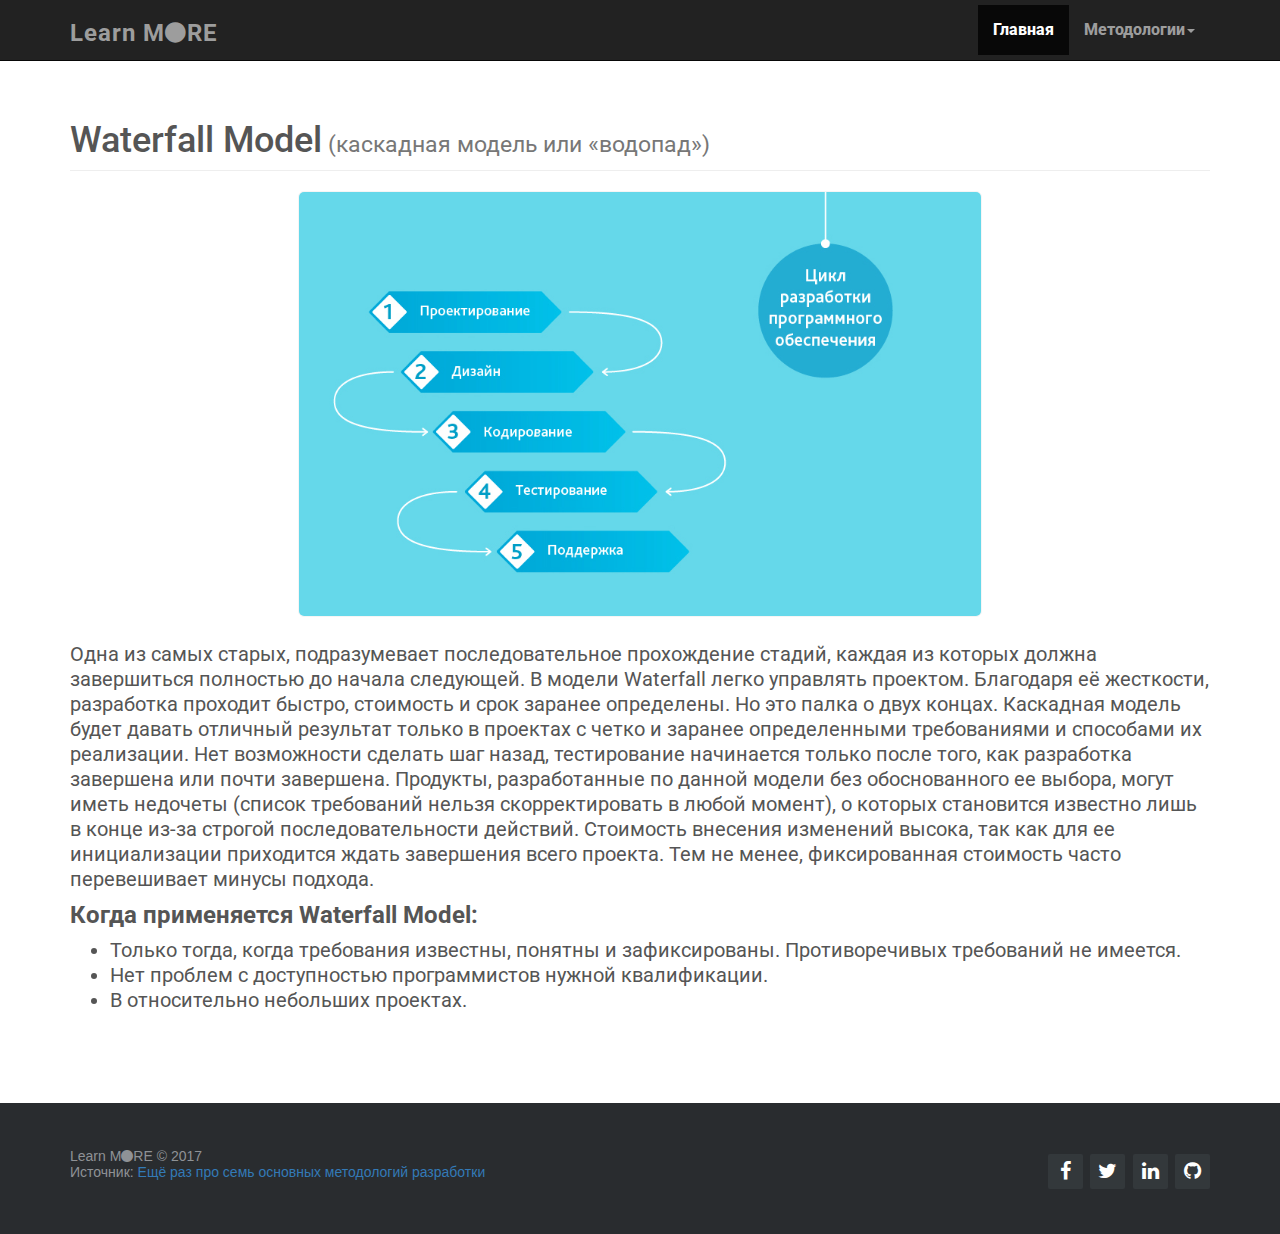
<file: html/waterfall.html>
<!DOCTYPE html>
<html>
<head>
  <meta charset="utf-8">
  <meta name="viewport" content="width=device-width, initial-scale=1.0">
  <title>Каскадная модель разработки</title>
  <link rel="stylesheet" href="../css/bootstrap.css">
  <link rel="stylesheet" href="../css/font-awesome.min.css">
  <link rel="stylesheet" href="../css/style.css">
  <script src="../js/jquery-3.2.1.min.js"></script>
  <script src="../js/bootstrap.min.js"></script>
</head>
<body>
  <!-- Начало меню навигации -->
  <nav class="navbar navbar-inverse navbar-static-top" role="navigation">
    <div class="container">
      <div class="navbar-header">
        <button type="button" class="navbar-toggle collapsed" data-toggle="collapse" data-target="#navbar" aria-expanded="false" aria-controls="navbar">
          <span class="sr-only">Toggle navigation</span>
          <span class="icon-bar"></span>
          <span class="icon-bar"></span>
          <span class="icon-bar"></span>
        </button>
        <a href="../index.html" class="navbar-brand"><strong>Learn M<i class="fa fa-circle"></i>RE</strong></a>
      </div>
      <div id="navbar" class="navbar-collapse collapse navbar-right" aria-expanded="false">
        <ul class="nav navbar-nav">
          <li class="active"><a href="../index.html">Главная</a></li>
          <li class="dropdown">
            <a href="#" class="dropdown-toggle" data-toggle="dropdown">Методологии<span class="caret"></span></a>
            <ul class="dropdown-menu" role="menu">
              <li><a href="../html/waterfall.html"> Каскадная модель </a></li>
              <li><a href="../html/v-model.html"> V-модель </a></li>
              <li><a href="../html/incremental.html"> Инкрементная модель </a></li>
              <li><a href="../html/rad.html"> Быстрая разработка приложений </a></li>
              <li><a href="../html/agile.html"> Гибкая методология разработки </a></li>
              <li><a href="../html/iterative.html"> Итерационная модель </a></li>
              <li><a href="../html/spiral.html"> Спиральная модель </a></li>
            </ul>
          </li>
          <!-- <li><a href="#">Об авторе</a></li>
          <li><a href="#">Обратная связь</a></li> -->
        </ul>
      </div>
    </div>
  </nav>
  <!-- Конец меню навигации -->

  <div class="container">
    <div class="row">
      <div class="col-md-12">
        <article>
          <h1 class="page-header">Waterfall Model<small> (каскадная модель или «водопад»)</small></h1>
          <figure>
            <a href="../images/1.jpg"><img src="../images/1.jpg" alt="Каскадная модель" height="40%" width="60%" class="img-responsive center-block img-rounded"></a>
            <!-- <figcaption class="text-center"><strong>Waterfall Model</strong></figcaption> -->
          </figure>
          <p>
            Одна из самых старых, подразумевает последовательное прохождение стадий, каждая из которых должна завершиться полностью до начала следующей. В модели Waterfall легко управлять проектом. Благодаря её жесткости, разработка проходит быстро, стоимость и срок заранее определены. Но это палка о двух концах. Каскадная модель будет давать отличный результат только в проектах с четко и заранее определенными требованиями и способами их реализации. Нет возможности сделать шаг назад, тестирование начинается только после того, как разработка завершена или почти завершена. Продукты, разработанные по данной модели без обоснованного ее выбора, могут иметь недочеты (список требований нельзя скорректировать в любой момент), о которых становится известно лишь в конце из-за строгой последовательности действий. Стоимость внесения изменений высока, так как для ее инициализации приходится ждать завершения всего проекта. Тем не менее, фиксированная стоимость часто перевешивает минусы подхода.
          </p>
          <h3><strong>Когда применяется Waterfall Model:</strong></h3>
          <ul>
            <li>
              Только тогда, когда требования известны, понятны и зафиксированы. Противоречивых требований не имеется.
            </li>
            <li>
              Нет проблем с доступностью программистов нужной квалификации.
            </li>
            <li>
              В относительно небольших проектах.
            </li>
          </ul>
        </article>
      </div>
    </div>
  </div>

  <footer class="footer-distributed">
    <div class="container">
  		<div class="footer-right">
  			<a href="#"><i class="fa fa-facebook"></i></a>
  			<a href="#"><i class="fa fa-twitter"></i></a>
  			<a href="#"><i class="fa fa-linkedin"></i></a>
  			<a href="#"><i class="fa fa-github"></i></a>
  		</div>
  		<div class="footer-left">
  			<!-- <p class="footer-links">
  				<a href="../index.html">Главная</a>
  				·
  				<a href="#">Об авторе</a>
  				·
  				<a href="#">Обратная связь</a>
  			</p> -->
        <p>Learn M<i class="fa fa-circle"></i>RE &copy; 2017<br>Источник: <a href="https://habrahabr.ru/company/edison/blog/269789/">Ещё раз про семь основных методологий разработки</a></p>
  		</div>
    </div>
	</footer>
</body>
</html>
</file>
<file: css/style.css>
@import url('https://fonts.googleapis.com/css?family=Roboto');

html {
  font-size: 100%;
}

body {
	font-family: 'Roboto', -apple-system, system-ui, BlinkMacSystemFont, "Segoe UI", Roboto, "Helvetica Neue", Arial, sans-serif;
	font-weight: 400;
	font-size: 100%;
	color: #555;
}

.navbar {
	font-weight: 800;
	font-size: 1em;
	padding-top: 5px;
	padding-bottom: 5px;
}

.navbar-brand {
  font-weight: bolder;
  font-size: 1.5em;
  letter-spacing: 1px;
}

.thumbnail {
 -moz-transition: all 0.5s ease-out;
 -o-transition: all 0.5s ease-out;
 -webkit-transition: all 0.5s ease-out;
 }

.thumbnail:hover {
 -webkit-transform: scale(1.05);
 -moz-transform: scale(1.05);
 -o-transform: scale(1.05);
 }

a img {
  border: 1px solid #f5f5f5;
}

figure {
  padding-bottom: 1.25em;
}

article {
  font-size: 1.25em;
  line-height: 1.25em;
}

h3 {
  margin-top: 0;
}

.space-top {
    padding-top: 1em;
}

footer{
	position: static;
	bottom: 0;
}

@media (max-height:800px){
	footer { position: static; }
	header { padding-top:40px; }
}

.footer-distributed{
	background-color: #292c2f;
	box-shadow: 0 1px 1px 0 rgba(0, 0, 0, 0.12);
	box-sizing: border-box;
	width: 100%;
	text-align: left;
	font: normal 16px sans-serif;

	padding: 45px 50px;
	margin-top: 80px;
}

.footer-distributed .footer-left p{
	color:  #8f9296;
	font-size: 14px;
	margin: 0;
}

/* Footer links */

.footer-distributed p.footer-links{
	font-size:18px;
	font-weight: bold;
	color:  #ffffff;
	margin: 0 0 10px;
	padding: 0;
}

.footer-distributed p.footer-links a{
	display:inline-block;
	line-height: 1.8;
	text-decoration: none;
	color: inherit;
}

.footer-distributed .footer-right{
	float: right;
	margin-top: 6px;
	max-width: 180px;
}

.footer-distributed .footer-right a{
	display: inline-block;
	width: 35px;
	height: 35px;
	background-color:  #33383b;
	border-radius: 2px;

	font-size: 20px;
	color: #ffffff;
	text-align: center;
	line-height: 35px;

	margin-left: 3px;
}

/* If you don't want the footer to be responsive, remove these media queries */

@media (max-width: 600px) {

	.footer-distributed .footer-left,
	.footer-distributed .footer-right{
		text-align: center;
	}

	.footer-distributed .footer-right{
		float: none;
		margin: 0 auto 20px;
	}

	.footer-distributed .footer-left p.footer-links{
		line-height: 1.8;
	}
}
</file>
